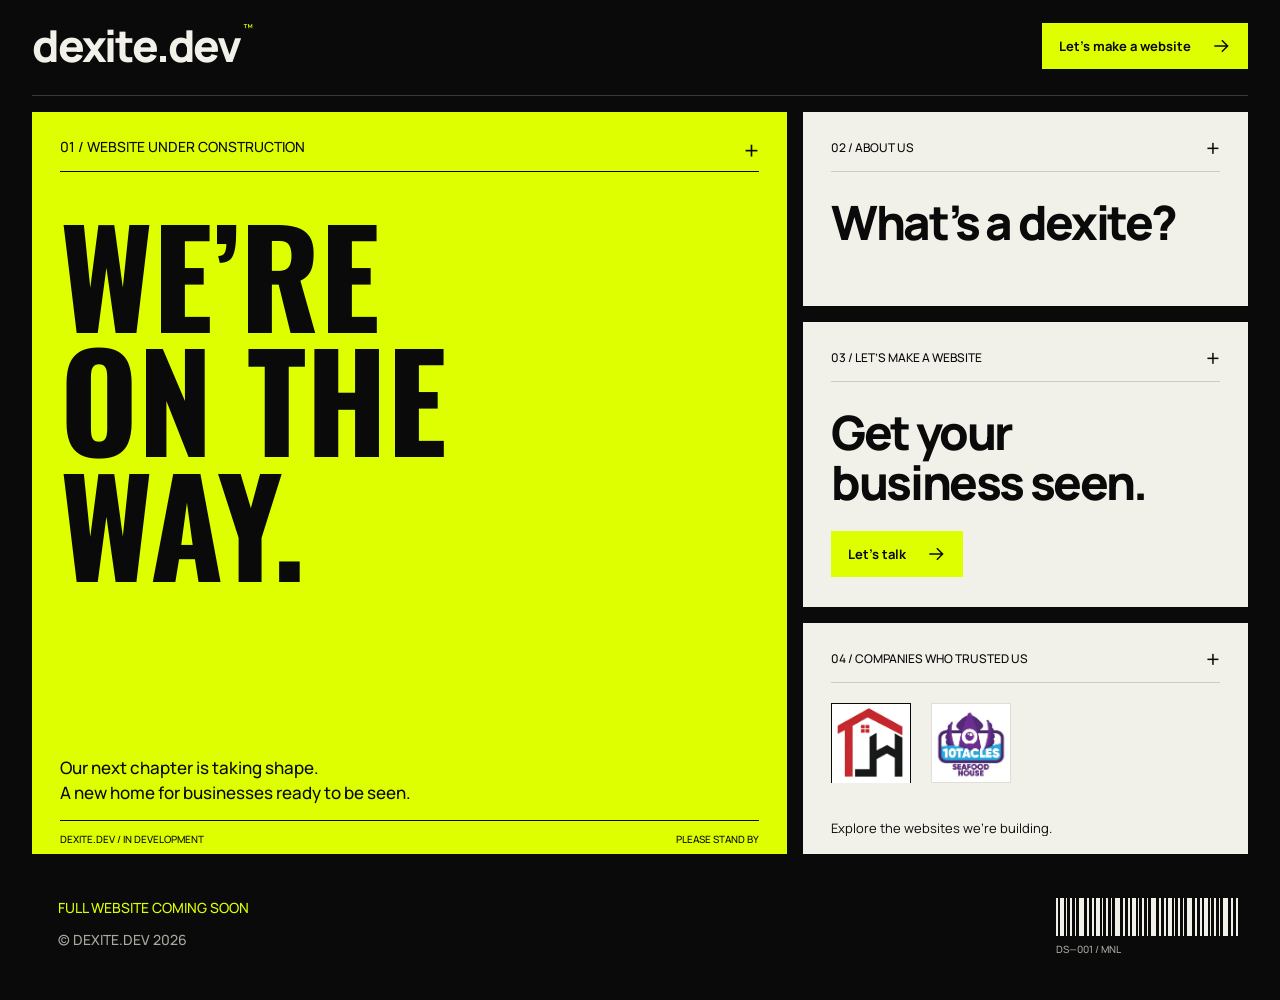
<file: index.html>
<!doctype html>
<html lang="en">
<head>
  <meta charset="utf-8">
  <meta name="viewport" content="width=device-width, initial-scale=1">
  <meta name="theme-color" content="#090a09">
  <meta name="description" content="Independent web development studio based in Manila. Less friction. More connection.">
  <title>dexite.dev</title>
  <link rel="canonical" href="https://dexite.dev/">
  <meta property="og:type" content="website">
  <meta property="og:site_name" content="dexite.dev">
  <meta property="og:url" content="https://dexite.dev/">
  <meta property="og:title" content="Good businesses deserve to be seen.">
  <meta property="og:description" content="Independent web development studio based in Manila. Less friction. More connection.">
  <meta property="og:image" content="https://dexite.dev/social-preview.jpg">
  <meta property="og:image:type" content="image/jpeg">
  <meta property="og:image:alt" content="dexite.dev — Good businesses deserve to be seen. Black typography on neon lime.">
  <meta name="twitter:card" content="summary_large_image">
  <meta name="twitter:image" content="https://dexite.dev/social-preview.jpg">
  <meta name="twitter:image:alt" content="dexite.dev — Good businesses deserve to be seen.">
  <meta name="twitter:title" content="Good businesses deserve to be seen.">
  <meta name="twitter:description" content="Independent web development studio based in Manila. Less friction. More connection.">
  <link rel="preconnect" href="https://fonts.googleapis.com">
  <link rel="preconnect" href="https://fonts.gstatic.com" crossorigin>
  <link href="https://fonts.googleapis.com/css2?family=Manrope:wght@400;500;700;800&family=Oswald:wght@700&display=swap" rel="stylesheet">
  <link rel="stylesheet" href="/interactions.css?v=3">
  <style>
    :root {
      color-scheme: dark;
      --ink: #090a09;
      --lime: #deff00;
      --paper: #f1f0e9;
      --muted: #a8aaa0;
      --rule: #393c34;
      font-family: Manrope, Arial, sans-serif;
      font-synthesis: none;
      text-rendering: optimizeLegibility;
      -webkit-font-smoothing: antialiased;
      -moz-osx-font-smoothing: grayscale;
    }
    *, *::before, *::after { box-sizing: border-box; }
    html { min-width: 320px; min-height: 100%; background: var(--ink); }
    body { min-width: 320px; min-height: 100vh; margin: 0; background: var(--ink); color: var(--paper); }
    .site-intro { display: none; }
    html.intro-playing .site-intro { position: fixed; z-index: 20; inset: 0; display: grid; place-items: center; overflow: hidden; pointer-events: auto; }
    .intro-canvas { position:absolute; inset:0; width:100%; height:100%; }
    .site-intro-wordmark { position: relative; z-index: 1; display: flex; align-items: baseline; color: var(--paper); font-size: clamp(48px, 9vw, 112px); font-weight: 800; letter-spacing: -.05em; line-height: 1; white-space: nowrap; }
    .site-intro-name, .site-intro-domain { display: inline-block; }
    .site-intro-domain { margin-left: -.09em; }
    html.intro-playing .site-intro-name { animation: dexite-slide 364ms cubic-bezier(.2, 0, 0, 1) both; }
    html.intro-playing .site-intro-domain { animation: domain-slide 280ms 196ms cubic-bezier(.2, 0, 0, 1) both; }
    html.intro-playing .site-intro-wordmark { animation: wordmark-fade 126ms 616ms ease-out both; }
    @keyframes dexite-slide {
      0% { opacity: 0; transform: translateX(28px); }
      18% { opacity: 1; transform: translateX(28px); }
      58%, 100% { opacity: 1; transform: translateX(var(--name-offset, -18px)); }
    }
    @keyframes domain-slide {
      0%, 25% { opacity: 0; transform: translateX(-24px); }
      75%, 100% { opacity: 1; transform: translateX(0); }
    }
    @keyframes wordmark-fade { to { opacity: 0; } }

    .page { min-height: 100svh; display: grid; grid-template-rows: 112px minmax(660px, 1fr) 114px; }
    .header { display: flex; align-items: flex-start; justify-content: space-between; padding: 20px 32px 16px; }
    .brand { display: inline-flex; align-items: flex-start; color: var(--paper); font-size: 44px; font-weight: 800; letter-spacing: -.05em; line-height: 1.18; text-decoration: none; }
    .brand sup { margin: 2px 0 0 3px; color: var(--lime); font-size: 11px; font-weight: 500; letter-spacing: 0; line-height: 1; }
    .site-status { margin-top:3px; white-space:nowrap; }
    .site-status.dex-action:hover { border-color:transparent; box-shadow:none; }
    .site-status.dex-action:active { box-shadow:inset 0 0 0 2px #090a09; }
    .header-rule { position: absolute; top: 95px; right: 32px; left: 32px; height: 1px; background: var(--rule); }
    .main { min-height: 0; display: grid; grid-template-columns: minmax(0, 1.698fr) minmax(0, 1fr); align-items: stretch; gap: 16px; padding: 0 32px 32px; }
    .panel { min-width: 0; min-height: 0; interpolate-size: allow-keywords; transition: height 420ms cubic-bezier(.2, 0, 0, 1), min-height 420ms cubic-bezier(.2, 0, 0, 1); }
    .coming { display: flex; flex-direction: column; overflow: hidden; padding: 25px 28px 6px; background: var(--lime); color: var(--ink); }
    .panel-head { min-height: 35px; display: flex; align-items: flex-start; justify-content: space-between; border-bottom: 1px solid currentColor; }
    .eyebrow { margin: 0; font-size: 14px; font-weight: 500; line-height: 20px; }
    .cross { display: block; font-size: 26px; font-weight: 400; line-height: 1; transform: rotate(0); transition: transform 320ms cubic-bezier(.2, 0, 0, 1); }
    .panel-content { min-height: 0; display: grid; flex: 1 1 auto; grid-template-rows: minmax(0, 1fr); opacity: 1; transition: grid-template-rows 420ms cubic-bezier(.2, 0, 0, 1), opacity 220ms ease; }
    .panel-content-inner { min-height: 0; display: flex; flex-direction: column; overflow: hidden; }
    .coming-title { margin: 39px 0 0; font-family: Oswald, Impact, sans-serif; font-size: clamp(76px, 10.42vw, 150px); font-weight: 700; letter-spacing: 0; line-height: .9333; text-transform: uppercase; }
    .coming-title span { display: block; }
    .coming-foot { margin-top: auto; }
    .intro { margin: 0 0 15px; font-size: 17px; font-weight: 500; line-height: 25px; }
    .intro span { display: block; }
    .panel-caption { display: flex; align-items: center; justify-content: space-between; gap: 16px; min-height: 28px; border-top: 1px solid currentColor; padding-top: 8px; font-size: 10px; font-weight: 500; line-height: 14px; }
    /* Equal minimum heights + normalized flex weights keep interpolation continuous. */
    .studio-cards { --panel-ease:cubic-bezier(.22,.7,.2,1); --panel-duration:460ms; display:flex; flex-direction:column; gap:16px; min-width:0; height:max(742px,calc(100svh - 258px)); min-height:0; overflow:hidden; overflow-anchor:none; }
    .studio-card { position:relative; flex:var(--card-weight) 1 76px; min-width:0; min-height:76px; overflow:hidden; padding:12px 28px 16px; background:var(--paper); color:var(--ink); contain:layout paint; transition:flex-grow var(--panel-duration) var(--panel-ease); }
    .about-card { --card-weight:.245; }
    .inquiry-card { --card-weight:.434; }
    .clients-card { --card-weight:.321; }
    .studio-cards:not([data-state="idle"]) .studio-card { --card-weight:0; }
    .studio-cards:not([data-state="idle"]) .studio-card.is-open { --card-weight:1; }
    .card-heading { position:relative; z-index:2; margin:0; font-size:12px; font-weight:500; }
    .card-toggle { display:flex; align-items:center; justify-content:space-between; width:100%; min-height:48px; padding:0; border:0; border-bottom:1px solid #cbcdc2; background:var(--paper); color:inherit; font:inherit; text-align:left; cursor:pointer; gap:12px; }
    .card-toggle:focus-visible,.client-logo:focus-visible { outline:2px solid #2149ff; outline-offset:3px; }
    .card-toggle .cross { font-size:24px; transition:transform 300ms var(--panel-ease); }
    .card-toggle[aria-expanded="true"] .cross { transform:rotate(45deg); }
    .card-body { position:absolute; top:60px; right:28px; bottom:18px; left:28px; overflow:auto; overflow-x:hidden; scrollbar-width:thin; scrollbar-gutter:stable; overscroll-behavior:contain; opacity:1; transform:translateY(0); transition:opacity 180ms ease-out,transform 320ms var(--panel-ease); }
    .studio-cards:not([data-state="idle"]) .studio-card:not(.is-open) .card-body { opacity:0; transform:translateY(6px); pointer-events:none; }
    .card-title { margin:26px 0 0; font-size:clamp(32px,3.7vw,54px); font-weight:800; letter-spacing:-.05em; line-height:1.05; }
    .about-titles { position:relative; margin-top:26px; min-height:1.12em; font-size:clamp(32px,3.7vw,54px); }
    .about-titles .card-title { margin:0; font-size:inherit; transition:opacity 240ms ease-out,transform 320ms var(--panel-ease),filter 300ms ease-out; }
    .about-titles .reveal-title { position:absolute; inset:0 auto auto 0; opacity:0; transform:translateY(8px); filter:blur(3px); }
    .about-card.is-open .idle-title { opacity:0; transform:translateY(-8px); filter:blur(3px); }
    .about-card.is-open .reveal-title { opacity:1; transform:translateY(0); filter:blur(0); transition-delay:50ms; }
    .card-details { opacity:0; transform:translateY(8px); transition:opacity 240ms ease-out,transform 320ms var(--panel-ease); }
    .studio-card.is-open .card-details { opacity:1; transform:translateY(0); transition-delay:60ms; }
    .about-card .card-details { margin-top:8px; }
    .card-details p { font-size:16px; line-height:1.55; margin:16px 0 0; }
    .card-details .card-lead { font-size:20px; line-height:1.45; }
    .card-details .muted { color:#55574f; }
    .inquiry-card .card-details { display:grid; grid-template-rows:0fr; pointer-events:none; transition:grid-template-rows var(--panel-duration) var(--panel-ease),opacity 200ms ease-out,transform 320ms var(--panel-ease); }
    .card-details-inner { min-height:0; overflow:hidden; }
    .inquiry-card.is-open .card-details { grid-template-rows:1fr; pointer-events:auto; }
    .card-cta { position:relative; margin-top:24px; }
    .mission { display:grid; grid-template-columns:6px 1fr; gap:12px; margin-top:20px; padding-top:16px; border-top:1px solid #cbcdc2; }
    .mission::before { background:#2149ff; content:""; }
    .mission p { margin:0; font-size:clamp(22px,2.3vw,32px); line-height:1.05; font-weight:700; letter-spacing:-.04em; }
    .client-logos { display:flex; gap:20px; margin-top:20px; }
    .client-logo { display:grid; place-items:center; width:80px; height:80px; background:white; border:1px solid #dedfd6; transition:border-color 160ms ease,box-shadow 160ms ease; }
    .client-logo img { display:block; width:100%; height:100%; object-fit:contain; }
    .client-logo:hover { border-color:var(--ink); box-shadow:4px 4px 0 var(--ink); }
    .client-logo:active { box-shadow:1px 1px 0 var(--ink); }
    .client-note { margin:16px 0 0; font-size:13px; line-height:1.5; }
    .coming { min-height:742px; }
    .footer { display: flex; align-items: flex-start; justify-content: space-between; padding: 12px 42px 0 58px; }
    .footer-copy p { margin: 0; font-size: 14px; font-weight: 500; line-height: 20px; }
    .footer-copy .launch { color: var(--lime); }
    .footer-copy .copyright { margin-top: 12px; color: var(--muted); }
    .edition { display: flex; flex-direction: column; align-items: flex-start; color: var(--muted); }
    .barcode { width: 182px; height: 38px; background: repeating-linear-gradient(90deg,
      var(--paper) 0 2px, transparent 2px 4px,
      var(--paper) 4px 8px, transparent 8px 10px,
      var(--paper) 10px 11px, transparent 11px 14px,
      var(--paper) 14px 16px, transparent 16px 19px,
      var(--paper) 19px 20px, transparent 20px 23px,
      var(--paper) 23px 28px, transparent 28px 31px,
      var(--paper) 31px 33px, transparent 33px 36px); }
    .edition span { margin-top: 6px; font-size: 10px; font-weight: 500; line-height: 14px; }
    @media (max-width: 1050px) {
      .page { grid-template-rows: 100px minmax(620px, auto) 104px; }
      .header-rule { top: 83px; }
      .main { grid-template-columns: 1fr; gap: 14px; padding: 0 24px 26px; }
      .coming { min-height: 640px; }
      .studio-cards { height:742px; }
      .card-title { font-size:44px; }

      .coming-title { font-size: clamp(96px, 13vw, 142px); }

    }
    @media (max-width: 720px) {
      .page { min-height: 100svh; grid-template-rows: 88px auto 96px; }
      .site-intro-name { --name-offset:-4px; }
      .site-intro-domain { margin-left:-.1em; }
      .studio-cards { height:780px; }
      .studio-card { padding:12px 22px 24px; }
      .card-body { left:22px; right:22px; }
      .about-titles { font-size:clamp(32px,9vw,46px); }
      .card-title { font-size:clamp(32px,9vw,46px); }
      .card-details p { font-size:15px; }
      .client-logos { margin-top:20px; }
      .client-logo { width:76px; height:76px; }
      .header { padding: 18px 22px 14px; }
      .brand { font-size: 34px; }
      .site-status { margin-top:0; gap:10px; padding:10px 12px; font-size:11px; }
      .header-rule { top: 77px; right: 22px; left: 22px; }
      .main { grid-template-columns: 1fr; gap: 14px; padding: 0 22px 24px; }
      .panel-head { min-height: 44px; }
      .coming { min-height: max(560px, calc(100svh - 210px)); padding: 22px 22px 10px; }

      .coming-title { margin-top: clamp(32px, 8vw, 46px); font-size: clamp(82px, 18vw, 130px); line-height: .94; }

      .footer { min-height: 96px; padding: 12px 22px 20px; }
      .barcode { width: 112px; height: 28px; }
      .edition span { font-size: 9px; }
      .footer-copy p { font-size: 11px; }
      .footer-copy .copyright { margin-top: 8px; }
    }
    @media (max-width: 390px) {
      .site-status { gap:6px; font-size:10px; padding-inline:8px; }
      .brand { font-size:28px; }
      .header { padding-inline: 16px; }
      .header-rule { right: 16px; left: 16px; }
      .main { padding-inline: 16px; }
      .coming { min-height: 520px; padding-inline: 18px; }
      .coming-title { font-size: 21vw; }
      .eyebrow { font-size: 12px; }
      .intro { font-size: 15px; line-height: 23px; }
      .panel-caption { font-size: 9px; }

      .footer { padding-inline: 16px; }
    }
    @media (max-height: 620px) and (min-width: 721px) {
      .page { grid-template-rows: 92px minmax(620px, auto) 92px; }
      .header-rule { top: 79px; }
    }
    @media (prefers-reduced-motion: reduce) {
      *, *::before, *::after { scroll-behavior: auto !important; }
      .panel-content, .cross, .studio-cards, .studio-card, .card-body, .card-details, .about-titles .card-title, .card-cta { transition:none !important; transition-delay:0ms !important; filter:none !important; }
      html.intro-playing .page,
      html.intro-playing .site-intro { animation-duration: .01ms !important; animation-delay: 0ms !important; }
    }
    .inquiry-card.is-open .card-body { display:flex; flex-direction:column; }
    .inquiry-card.is-open .inquiry-title { margin-top:22px; }
    .inquiry-card.is-open .card-cta { margin-top:auto; margin-bottom:6px; align-self:flex-start; flex-shrink:0; }
    .inquiry-card.is-open .card-details { padding-bottom:24px; flex-shrink:0; }
    .card-details .demo-lead { font-size:22px; font-weight:700; letter-spacing:-.025em; line-height:1.35; }
    .card-details .demo-terms { font-size:13px; line-height:1.6; }
    .client-browser { position:relative; min-height:100px; }
    .client-logo { padding:0; cursor:pointer; color:var(--ink); flex-shrink:0; }
    .client-logo[aria-pressed="true"] { border-color:var(--ink); }
    .client-logo:focus-visible,.snapshot-arrow:focus-visible,.company-link:focus-visible { outline:2px solid #2149ff; outline-offset:3px; }
    .company-project { position:absolute; top:0; left:104px; right:0; opacity:0; transform:translateY(8px); pointer-events:none; transition:opacity 220ms ease,transform 320ms var(--panel-ease); }
    .clients-card.is-open .client-browser { min-height:430px; }
    .clients-card.is-open .client-logos { flex-direction:column; gap:16px; }
    .clients-card.is-open .company-project { opacity:1; transform:translateY(0); pointer-events:auto; transition-delay:60ms; }
    .clients-card.is-open .client-note { display:none; }
    .clients-card:not(.is-open) .card-body { overflow:hidden; }
    .company-type { margin:0 0 8px; font-size:11px; line-height:1.5; color:#55574f; }
    .company-copy h3 { margin:0; font-size:clamp(22px,2.2vw,30px); line-height:1.15; font-weight:800; letter-spacing:-.04em; overflow-wrap:anywhere; }
    .company-aim { margin:12px 0 18px; font-size:13px; line-height:1.6; }
    .snapshot-frame { padding:0; aspect-ratio:4/3; border:1px solid #bdc0b3; background:#e5e6db; }
    .snapshot-placeholder { height:100%; display:flex; flex-direction:column; padding:10px; }
    .snapshot-browser { display:flex; gap:3px; align-items:center; height:14px; border-bottom:1px solid #bdc0b3; padding-bottom:7px; }
    .snapshot-browser i { display:block; width:3px; height:3px; border-radius:50%; background:#85897a; }
    .snapshot-browser>span { width:50%; height:3px; background:#c7cabb; margin-left:8px; }
    .snapshot-shapes { display:grid; grid-template-columns:1.4fr 1fr; gap:6px; flex:1; margin:10px 0; }
    .snapshot-shapes span { background:#cbd0be; }
    .snapshot-shapes span:first-child { grid-row:span 2; background:#b5bd9e; }
    [data-slide="1"] .snapshot-shapes { grid-template-columns:repeat(3,1fr); }
    [data-slide="1"] .snapshot-shapes span:first-child { grid-row:auto; }
    [data-slide="2"] .snapshot-shapes { grid-template-columns:1fr 1.5fr; }
    [data-slide="2"] .snapshot-shapes span:first-child { grid-column:2; }
    .snapshot-placeholder p { margin:0; font-size:11px; line-height:1.5; font-weight:700; }
    .snapshot-placeholder p span { font-size:10px; font-weight:400; color:#55574f; }
    .snapshot-controls { display:flex; align-items:center; justify-content:space-between; gap:4px; }
    .snapshot-controls p { font-size:10px; line-height:1.4; text-align:center; margin:0; }
    .snapshot-arrow { display:grid; place-items:center; width:44px; height:44px; padding:0; background:transparent; border:0; color:var(--ink); cursor:pointer; flex-shrink:0; transition:background-color 160ms ease,box-shadow 160ms ease; }
    .snapshot-arrow:hover { background:var(--lime); box-shadow:3px 3px 0 var(--ink); }
    .snapshot-arrow:active { box-shadow:1px 1px 0 var(--ink); }
    .company-link { display:inline-flex; gap:8px; align-items:center; min-height:44px; font-size:12px; line-height:1.5; text-decoration:underline; text-underline-offset:4px; }
    @media(max-width:720px) { .company-project { left:98px; } .clients-card.is-open .client-browser { min-height:470px; } }
    @media(max-width:390px) { .clients-card.is-open .client-logo { width:56px; height:56px; } .company-project { left:72px; } .company-aim { font-size:12px; } .card-details .demo-lead { font-size:20px; } }
    @media(prefers-reduced-motion:reduce) { .company-project,.snapshot-arrow { transition:none!important; } }
  </style>
</head>
<body id="top">
  <div class="site-intro" id="site-intro" aria-hidden="true">
    <canvas class="intro-canvas" aria-hidden="true"></canvas>
    <div class="site-intro-wordmark"><span class="site-intro-name">dexite</span><span class="site-intro-domain">.dev</span></div>
  </div>
  <div class="page">
    <header class="header">
      <a class="brand" href="#top" aria-label="Dexite.dev — back to top">dexite.dev<sup>™</sup></a>
      <a class="site-status dex-action" href="/inquiry/">Let’s make a website <svg class="action-icon" width="20" height="20" viewBox="0 0 24 24" fill="none" stroke="currentColor" stroke-width="1.7" aria-hidden="true" focusable="false"><path d="M4 12h15M13 5l7 7-7 7"/></svg></a>
      <div class="header-rule" aria-hidden="true"></div>
    </header>
    <main class="main">
      <section class="panel coming" aria-labelledby="coming-label">
        <div class="panel-head">
          <p class="eyebrow" id="coming-label">01 / WEBSITE UNDER CONSTRUCTION</p>
          <span class="cross" aria-hidden="true">+</span>
        </div>
        <div class="panel-content">
          <div class="panel-content-inner">
            <h1 class="coming-title" id="coming-title"><span>We’re</span><span>on the</span><span>way.</span></h1>
            <div class="coming-foot">
              <p class="intro"><span>Our next chapter is taking shape.</span><span>A new home for businesses ready to be seen.</span></p>
              <div class="panel-caption"><span>DEXITE.DEV / IN DEVELOPMENT</span><span>PLEASE STAND BY</span></div>
            </div>
          </div>
        </div>
      </section>
      <div class="studio-cards" data-state="idle" aria-label="Discover Dexite">
        <section class="studio-card about-card" data-card="about" aria-labelledby="about-label">
          <h2 class="card-heading"><button class="card-toggle" id="about-label" type="button" aria-expanded="false" aria-controls="about-details"><span>02 / ABOUT US</span><span class="cross" aria-hidden="true">+</span></button></h2>
          <div class="card-body">
            <div class="about-titles"><p class="card-title idle-title">What’s a dexite?</p><h3 class="card-title reveal-title" aria-hidden="true">We are Dexite.</h3></div>
            <div class="card-details" id="about-details" inert><div class="card-details-inner">
              <p class="card-lead">An independent web development studio based in Manila.</p>
              <p>We believe good businesses deserve to be seen. And customers deserve a clear view of what those businesses have to offer.</p>
              <p class="muted">We build websites that bridge that gap, helping businesses connect with customers and turn interest into sales.</p>
              <div class="mission"><p>LESS FRICTION.<br>MORE CONNECTION.</p></div>
            </div></div>
          </div>
        </section>
        <section class="studio-card inquiry-card" data-card="inquiry" aria-labelledby="inquiry-label">
          <h2 class="card-heading"><button class="card-toggle" id="inquiry-label" type="button" aria-expanded="false" aria-controls="inquiry-details"><span>03 / LET’S MAKE A WEBSITE</span><span class="cross" aria-hidden="true">+</span></button></h2>
          <div class="card-body">
          <h3 class="card-title inquiry-title">Get your<br>business seen.</h3>
          <div class="card-details" id="inquiry-details" inert><div class="card-details-inner">
            <p class="demo-lead">See your website before you commit.</p>
            <p>Tell us about your business. We’ll make a free demo tailored to you.</p>
            <p class="muted demo-terms">The demo is free. We agree on scope and price before the project starts.</p>
          </div></div>
          <a class="card-cta dex-action on-paper" href="/inquiry/">Let’s talk <svg class="action-icon" width="20" height="20" viewBox="0 0 24 24" fill="none" stroke="currentColor" stroke-width="1.7" aria-hidden="true"><path d="M4 12h15M13 5l7 7-7 7"/></svg></a>
          </div>
        </section>
        <section class="studio-card clients-card" data-card="clients" aria-labelledby="clients-label">
          <h2 class="card-heading"><button class="card-toggle" id="clients-label" type="button" aria-expanded="false" aria-controls="clients-details"><span>04 / COMPANIES WHO TRUSTED US</span><span class="cross" aria-hidden="true">+</span></button></h2>
          <div class="card-body" id="clients-details">
            <div class="client-browser">
              <div class="client-logos" role="group" aria-label="Choose a company">
                <button class="client-logo" type="button" data-company="techouse" aria-pressed="true" aria-controls="company-project" aria-label="Show Techouse project"><img src="/assets/techouse-logo.png" width="80" height="80" alt="Techouse"></button>
                <button class="client-logo" type="button" data-company="10tacles" aria-pressed="false" aria-controls="company-project" aria-label="Show 10Tacles Seafood House project"><img src="/assets/10tacles-logo.png" width="80" height="80" alt="10Tacles Seafood House"></button>
              </div>
              <section class="company-project" id="company-project" aria-label="Selected company project" inert>
                <div class="company-copy" aria-live="polite" aria-atomic="true">
                  <p class="company-type" id="company-type">Construction &amp; solar</p>
                  <h3 id="company-name">Techouse</h3>
                  <p class="company-aim" id="company-aim">Bring its construction and solar offerings into one clear website, with a simple path to customer inquiries.</p>
                </div>
                <div class="snapshot-slideshow" role="group" aria-label="Website snapshot placeholders">
                  <div class="snapshot-frame" data-slide="0">
                    <div class="snapshot-placeholder" role="img" aria-label="Website snapshot placeholder, not a finished design">
                      <div class="snapshot-browser" aria-hidden="true"><i></i><i></i><i></i><span></span></div>
                      <div class="snapshot-shapes" aria-hidden="true"><span></span><span></span><span></span></div>
                      <p>Website preview<br><span>Snapshots coming soon</span></p>
                    </div>
                  </div>
                  <div class="snapshot-controls">
                    <button class="snapshot-arrow" id="snapshot-prev" type="button" aria-label="Previous website snapshot"><svg width="18" height="18" viewBox="0 0 24 24" fill="none" stroke="currentColor" stroke-width="1.7" aria-hidden="true"><path d="M20 12H4m7-7-7 7 7 7"/></svg></button>
                    <p id="snapshot-label" aria-live="polite">Home · 1 / 3</p>
                    <button class="snapshot-arrow" id="snapshot-next" type="button" aria-label="Next website snapshot"><svg width="18" height="18" viewBox="0 0 24 24" fill="none" stroke="currentColor" stroke-width="1.7" aria-hidden="true"><path d="M4 12h16m-7-7 7 7-7 7"/></svg></button>
                  </div>
                </div>
                <a class="company-link" id="company-link" href="https://techouse.johndavidceasar.workers.dev" target="_blank" rel="noopener noreferrer">Visit project preview <svg width="16" height="16" viewBox="0 0 24 24" fill="none" stroke="currentColor" stroke-width="1.7" aria-hidden="true"><path d="M6 18 18 6M6 6h12v12"/></svg></a>
              </section>
            </div>
            <p class="client-note">Explore the websites we’re building.</p>
          </div>
        </section>
      </div>
    </main>
    <footer class="footer">
      <div class="footer-copy">
        <p class="launch">FULL WEBSITE COMING SOON</p>
        <p class="copyright">© DEXITE.DEV 2026</p>
      </div>
      <div class="edition" aria-label="Dexite edition 001, Manila">
        <div class="barcode" aria-hidden="true"></div>
        <span>DS—001 / MNL</span>
      </div>
    </footer>
  </div>
  <script src="/home.js?v=7" defer></script>
  <script src="/companies.js" defer></script>
</body>
</html>
</file>
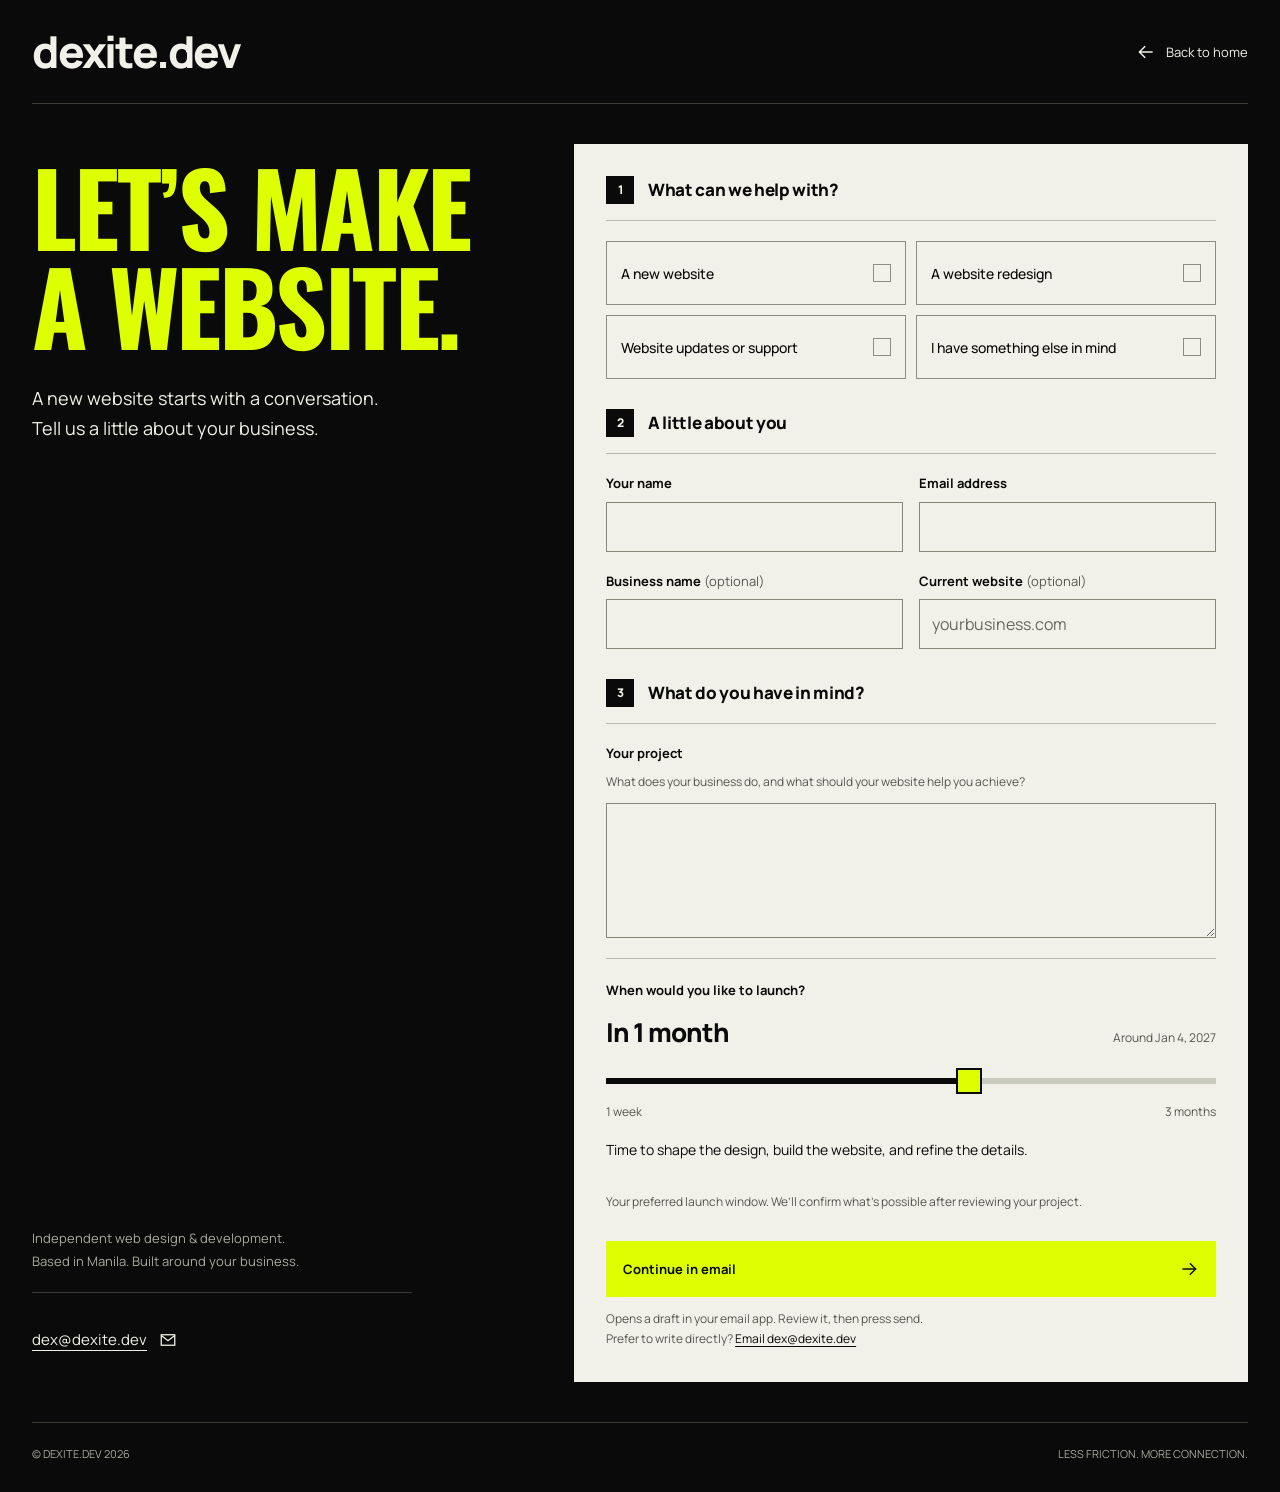
<file: inquiry/index.html>
<!doctype html>
<html lang="en">
<head>
<meta charset="utf-8"><meta name="viewport" content="width=device-width,initial-scale=1">
<meta name="theme-color" content="#090a09"><title>Let’s make a website — dexite.dev</title>
<meta name="description" content="Tell Dexite about your business and the website you have in mind.">
<link rel="canonical" href="https://dexite.dev/inquiry/">
<link rel="preconnect" href="https://fonts.googleapis.com"><link rel="preconnect" href="https://fonts.gstatic.com" crossorigin>
<link href="https://fonts.googleapis.com/css2?family=Manrope:wght@400;500;700;800&family=Oswald:wght@700&display=swap" rel="stylesheet">
<link rel="stylesheet" href="/interactions.css?v=3">
<style>
:root{color-scheme:dark;--ink:#090a09;--lime:#deff00;--paper:#f1f0e9;--rule:#393c34;font-family:Manrope,Arial,sans-serif;font-synthesis:none}*{box-sizing:border-box}body{margin:0;background:var(--ink);color:var(--paper);-webkit-font-smoothing:antialiased}a{color:inherit}.shell{max-width:1600px;margin:auto;padding:0 32px}header{display:flex;align-items:center;justify-content:space-between;gap:20px;min-height:104px;border-bottom:1px solid var(--rule)}.brand{font-size:44px;font-weight:800;letter-spacing:-.05em;line-height:1.18;text-decoration:none}.back{display:inline-flex;align-items:center;gap:10px;min-height:44px;text-decoration:none;font-size:13px}.back svg{transition:transform 160ms ease}.back:hover svg{transform:translateX(-3px)}a:focus-visible{outline:2px solid var(--paper);outline-offset:4px}.icon{display:block;width:20px;height:20px;flex-shrink:0}main{display:grid;grid-template-columns:minmax(0,5fr) minmax(0,7fr);gap:5%;padding:40px 0}.intro{padding:12px 0 20px;display:flex;flex-direction:column;align-items:flex-start;min-width:0}.intro h1{font-family:Oswald,Impact,sans-serif;font-size:clamp(68px,7.9vw,124px);line-height:.98;letter-spacing:-.025em;text-transform:uppercase;margin:0 0 30px;color:var(--lime)}h1 span{display:block}.lead{font-size:18px;line-height:1.65;max-width:350px;margin:0}.intro-bottom{margin-top:auto;padding-top:70px;width:100%;max-width:380px}.studio-note{padding:0 0 20px;border-bottom:1px solid var(--rule);font-size:13px;line-height:1.7;color:#a8aaa0}.direct-contact{display:inline-flex;align-items:center;gap:12px;min-height:44px;margin-top:12px;font-size:15px;text-underline-offset:5px;text-decoration-thickness:1px}.direct-contact svg{width:18px;height:18px}.form-panel{background:var(--paper);color:var(--ink);color-scheme:light;padding:32px;min-width:0}fieldset{border:0;padding:0;margin:0 0 30px;min-width:0}legend{display:flex;align-items:center;gap:14px;width:100%;padding:0 0 16px;margin-bottom:20px;border-bottom:1px solid #b8bbaf;font-size:17px;line-height:1.5;font-weight:800;letter-spacing:-.02em}.step{display:inline-grid;place-items:center;width:28px;height:28px;background:var(--ink);color:var(--paper);font-size:12px;letter-spacing:0;flex-shrink:0}.choices{display:grid;grid-template-columns:1fr 1fr;gap:10px}.choice{position:relative;display:block;cursor:pointer}.choice input{position:absolute;top:14px;right:14px;width:20px;height:20px;opacity:0;margin:0}.choice-content{display:flex;align-items:center;justify-content:space-between;gap:12px;min-height:64px;height:100%;border:1px solid #8b8e80;padding:14px;font-size:14px;line-height:1.5;font-weight:500;transition:background-color 160ms ease,border-color 160ms ease,box-shadow 160ms ease}.choice-content .check{width:18px;height:18px;flex:0 0 18px;border:1px solid #8b8e80;color:transparent}.check svg{width:16px;height:16px;display:block}.choice input:checked+.choice-content{background:var(--lime);border-color:var(--ink);box-shadow:inset 0 0 0 1px var(--ink);font-weight:700}.choice input:checked+.choice-content .check{background:var(--ink);border-color:var(--ink);color:var(--lime)}.choice input:focus-visible+.choice-content{outline:2px solid #2149ff;outline-offset:3px}.choice:active .choice-content{box-shadow:inset 0 0 0 2px var(--ink)}@media(hover:hover){.choice:hover .choice-content{border-color:var(--ink);background:#e5e7d9}.choice:hover input:checked+.choice-content{background:var(--lime)}}.fields{display:grid;grid-template-columns:1fr 1fr;gap:20px 16px}.full{grid-column:1/-1}.field-label{display:block;font-size:13px;line-height:1.5;font-weight:700;margin-bottom:8px}.optional{font-weight:400;color:#55574f}.text-input,select,textarea{display:block;width:100%;min-width:0;min-height:48px;padding:12px;border:1px solid #85897a;border-radius:0;background:transparent;color:var(--ink);font:inherit;font-size:16px;line-height:1.5;transition:border-color 160ms ease,background-color 160ms ease}.text-input:hover,select:hover,textarea:hover{border-color:var(--ink)}.text-input:focus,select:focus,textarea:focus{border-color:var(--ink);background:#fff;outline:2px solid #2149ff;outline-offset:2px}input::placeholder,textarea::placeholder{color:#66695e}textarea{resize:vertical;min-height:135px}.helper{font-size:12px;line-height:1.6;color:#55574f;margin:0 0 12px}.submit{width:100%;min-height:56px;margin:0;--action-hover:#090a09}.submit:hover{color:var(--lime)}.submit:active{color:var(--ink);background:#c4df00}.note{font-size:12px;line-height:1.7;color:#55574f;margin:12px 0 0}.note a{color:var(--ink);text-underline-offset:3px}.note a:focus-visible{outline-color:#2149ff}#status{font-size:13px;line-height:1.7;border-left:3px solid var(--ink);padding-left:12px;margin:16px 0 0}#status:empty{display:none}footer{border-top:1px solid var(--rule);display:flex;justify-content:space-between;gap:16px;padding:22px 0 30px;font-size:11px;line-height:1.6;color:#a8aaa0}@media(max-width:1050px){main{gap:28px;grid-template-columns:minmax(0,4fr) minmax(0,6fr)}.form-panel{padding:26px}.intro h1{font-size:clamp(58px,8vw,85px)}.choices,.fields{grid-template-columns:1fr}.full{grid-column:auto}.choice-content{min-height:54px}.lead{font-size:16px}}@media(max-width:760px){.shell{padding:0 22px}header{min-height:88px}.brand{font-size:34px}.back{font-size:12px}main{grid-template-columns:1fr;gap:30px;padding:30px 0}.intro{padding:0}.intro h1{font-size:clamp(68px,13vw,96px);margin-bottom:22px}.intro h1 span{display:inline}.intro h1 span::after{content:' '}.lead{max-width:440px;font-size:17px}.intro-bottom{padding-top:20px;max-width:none;margin-top:0}.studio-note{display:none}.direct-contact{margin-top:0}.form-panel{padding:26px}.choices,.fields{grid-template-columns:1fr 1fr}.full{grid-column:1/-1}footer{font-size:10px}}@media(max-width:480px){.shell{padding:0 16px}.form-panel{padding:22px 18px}.choices,.fields{grid-template-columns:1fr}.full{grid-column:auto}.intro h1{font-size:18vw}.intro h1 span{display:block}.intro h1 span::after{content:none}.back{gap:6px;font-size:11px}.choice-content{min-height:56px}legend{font-size:16px}footer{flex-direction:column;gap:4px}}@media(prefers-reduced-motion:reduce){*,*::before,*::after{transition:none!important;animation:none!important}.back:hover svg{transform:none}}

.timeline-field{border-top:1px solid #b8bbaf;padding-top:22px}.timeline-heading{display:flex;align-items:baseline;justify-content:space-between;gap:12px;margin:16px 0 10px}.timeline-heading output{font-size:26px;line-height:1.25;font-weight:800;letter-spacing:-.04em}.timeline-heading>span{font-size:12px;color:#55574f}.timeline-range{--range-fill:60%;display:block;width:100%;height:44px;margin:0;padding:0;border:0;background:transparent;cursor:pointer;appearance:none;-webkit-appearance:none;touch-action:pan-y}.timeline-range::-webkit-slider-runnable-track{height:6px;background:linear-gradient(to right,#090a09 0 var(--range-fill),#c8cbbd var(--range-fill) 100%)}.timeline-range::-moz-range-track{height:6px;background:linear-gradient(to right,#090a09 0 var(--range-fill),#c8cbbd var(--range-fill) 100%)}.timeline-range::-webkit-slider-thumb{appearance:none;-webkit-appearance:none;width:26px;height:26px;margin-top:-10px;border:2px solid #090a09;border-radius:0;background:#deff00;transition:box-shadow 160ms ease,background-color 160ms ease}.timeline-range::-moz-range-thumb{width:22px;height:22px;border:2px solid #090a09;border-radius:0;background:#deff00;transition:box-shadow 160ms ease,background-color 160ms ease}.timeline-range:hover::-webkit-slider-thumb{box-shadow:0 0 0 4px #090a0918}.timeline-range:hover::-moz-range-thumb{box-shadow:0 0 0 4px #090a0918}.timeline-range:active::-webkit-slider-thumb{background:#090a09;box-shadow:inset 0 0 0 3px #deff00}.timeline-range:active::-moz-range-thumb{background:#090a09;box-shadow:inset 0 0 0 3px #deff00}.timeline-range:focus-visible{outline:2px solid #2149ff;outline-offset:2px}.timeline-endpoints{display:flex;justify-content:space-between;font-size:12px;color:#55574f;margin-top:0}.timeline-description{min-height:48px;font-size:14px;line-height:1.7;margin:18px 0 6px}.timeline-field .helper{margin-bottom:0}@media(max-width:380px){.timeline-heading{align-items:flex-start;flex-direction:column;gap:5px}}
[hidden]{display:none!important}.field-error{font-size:12px;line-height:1.6;color:#9d2424;margin:8px 0 0}.field-error:empty{display:none}[aria-invalid="true"]{border-color:#9d2424}.other-service{border-left:3px solid #2149ff;padding-left:16px;animation:field-enter 180ms ease-out}.other-service textarea{min-height:96px}@keyframes field-enter{from{opacity:0;transform:translateY(6px)}to{opacity:1;transform:translateY(0)}}
/* A short arrival transition; navigation itself stays immediate. */
@media (prefers-reduced-motion:no-preference){main{animation:inquiry-reveal 480ms cubic-bezier(.22,1,.36,1) both}}
@keyframes inquiry-reveal{from{opacity:0;filter:blur(6px);transform:translateY(10px)}to{opacity:1;filter:blur(0);transform:translateY(0)}}
</style>
</head>
<body><div class="shell">
<header><a class="brand" href="/" aria-label="Dexite home">dexite.dev</a><a class="back" href="/"><svg class="icon" viewBox="0 0 24 24" fill="none" stroke="currentColor" stroke-width="1.7" aria-hidden="true" focusable="false"><path d="M20 12H4m7-7-7 7 7 7"/></svg>Back to home</a></header>
<main>
<section class="intro" aria-labelledby="title"><h1 id="title"><span>Let’s make</span><span>a website.</span></h1><p class="lead">A new website starts with a conversation. Tell us a little about your business.</p><div class="intro-bottom"><p class="studio-note">Independent web design &amp; development.<br>Based in Manila. Built around your business.</p><a class="direct-contact" href="mailto:dex@dexite.dev">dex@dexite.dev<svg class="icon" viewBox="0 0 24 24" fill="none" stroke="currentColor" stroke-width="1.7" aria-hidden="true" focusable="false"><rect x="3" y="5" width="18" height="14"/><path d="m3 6 9 7 9-7"/></svg></a></div></section>
<section class="form-panel" aria-label="Website inquiry">
<form id="inquiry-form" action="mailto:dex@dexite.dev" method="post" enctype="text/plain">
<fieldset><legend><span class="step" aria-hidden="true">1</span>What can we help with?</legend><div class="choices">
<label class="choice"><input type="radio" name="service" value="A new website" required><span class="choice-content"><span>A new website</span><span class="check" aria-hidden="true"><svg viewBox="0 0 20 20" fill="none" stroke="currentColor" stroke-width="1.8" focusable="false"><path d="m4 10 4 4 8-8"/></svg></span></span></label>
<label class="choice"><input type="radio" name="service" value="A website redesign" required><span class="choice-content"><span>A website redesign</span><span class="check" aria-hidden="true"><svg viewBox="0 0 20 20" fill="none" stroke="currentColor" stroke-width="1.8" focusable="false"><path d="m4 10 4 4 8-8"/></svg></span></span></label>
<label class="choice"><input type="radio" name="service" value="Website updates or support" required><span class="choice-content"><span>Website updates or support</span><span class="check" aria-hidden="true"><svg viewBox="0 0 20 20" fill="none" stroke="currentColor" stroke-width="1.8" focusable="false"><path d="m4 10 4 4 8-8"/></svg></span></span></label>
<label class="choice"><input type="radio" name="service" value="I have something else in mind" required><span class="choice-content"><span>I have something else in mind</span><span class="check" aria-hidden="true"><svg viewBox="0 0 20 20" fill="none" stroke="currentColor" stroke-width="1.8" focusable="false"><path d="m4 10 4 4 8-8"/></svg></span></span></label>
</div></fieldset>
<fieldset><legend><span class="step" aria-hidden="true">2</span>A little about you</legend><div class="fields">
<div><label class="field-label" for="name">Your name</label><input aria-describedby="name-error" class="text-input" id="name" name="name" autocomplete="name" maxlength="120" required><p class="field-error" id="name-error" aria-live="polite"></p></div>
<div><label class="field-label" for="email">Email address</label><input class="text-input" id="email" name="email" type="email" autocomplete="email" maxlength="254" required></div>
<div><label class="field-label" for="business">Business name <span class="optional">(optional)</span></label><input class="text-input" id="business" name="business" autocomplete="organization" maxlength="160"></div>
<div><label class="field-label" for="website">Current website <span class="optional">(optional)</span></label><input class="text-input" id="website" name="website" type="text" inputmode="url" placeholder="yourbusiness.com" maxlength="300"></div>
</div></fieldset>
<fieldset><legend><span class="step" aria-hidden="true">3</span>What do you have in mind?</legend><div class="fields">
<div class="full other-service" id="other-service-field" hidden><label class="field-label" for="other-service">What else did you have in mind?</label><p class="helper" id="other-help">Tell us what you need, even if it isn’t a website.</p><textarea id="other-service" name="otherService" aria-describedby="other-help other-error" maxlength="800" disabled></textarea><p class="field-error" id="other-error" aria-live="polite"></p></div>
<div class="full"><label class="field-label" for="brief">Your project</label><p class="helper" id="brief-help">What does your business do, and what should your website help you achieve?</p><textarea id="brief" name="brief" aria-describedby="brief-help brief-error" maxlength="1800" required></textarea><p class="field-error" id="brief-error" aria-live="polite"></p></div>
<div class="full timeline-field"><label class="field-label" for="timeline-range">When would you like to launch?</label>
<div class="timeline-heading"><output id="timeline-label" for="timeline-range">In 1 month</output><span id="timeline-date"></span></div>
<input id="timeline-range" class="timeline-range" type="range" min="0" max="5" step="1" value="3" aria-describedby="timeline-description timeline-note" aria-valuetext="In 1 month">
<div class="timeline-endpoints" aria-hidden="true"><span>1 week</span><span>3 months</span></div>
<p id="timeline-description" class="timeline-description" aria-live="polite">Time to shape the design, build the website, and refine the details.</p>
<p class="helper" id="timeline-note">Your preferred launch window. We’ll confirm what’s possible after reviewing your project.</p>
<input type="hidden" id="timeline" name="timeline" value="In 1 month">
</div>
</div></fieldset>
<button class="dex-action on-paper submit" type="submit"><span>Continue in email</span><svg class="action-icon" width="20" height="20" viewBox="0 0 24 24" fill="none" stroke="currentColor" stroke-width="1.7" aria-hidden="true" focusable="false"><path d="M4 12h15M13 5l7 7-7 7"/></svg></button>
<p class="note">Opens a draft in your email app. Review it, then press send.<br>Prefer to write directly? <a href="mailto:dex@dexite.dev">Email dex@dexite.dev</a></p>
<p id="status" role="status" aria-live="polite"></p>
<noscript><p class="note">You can also send your project details directly to dex@dexite.dev.</p></noscript>
</form></section>
</main><footer><span>© DEXITE.DEV 2026</span><span>LESS FRICTION. MORE CONNECTION.</span></footer>
</div>
<script src="/inquiry/inquiry.js" defer></script>
</body></html>
</file>
<file: interactions.css>
/* Dexite handbook: small, deliberate feedback; no layout shift. */
.dex-action { --action-bg:#deff00; --action-fg:#090a09; --action-hover:#f1f0e9; --action-shadow:#f1f0e9; position:relative; display:inline-flex; align-items:center; justify-content:space-between; gap:20px; min-height:44px; padding:12px 16px; border:1px solid transparent; border-radius:0; background:var(--action-bg); color:var(--action-fg); font-family:Manrope,Arial,sans-serif; font-size:13px; line-height:20px; font-weight:700; text-decoration:none; cursor:pointer; transition:background-color 160ms ease,color 160ms ease,border-color 160ms ease,box-shadow 140ms ease; -webkit-tap-highlight-color:transparent; }
.dex-action .action-icon { width:20px; height:20px; flex:0 0 20px; transition:transform 160ms cubic-bezier(.2,0,0,1); }
@media (hover:hover) { .dex-action:not(:disabled):hover { background:var(--action-hover); border-color:var(--action-shadow); box-shadow:4px 4px 0 var(--action-shadow); } .dex-action:hover .action-icon { transform:translateX(3px); } }
.dex-action:active { background:#c4df00; box-shadow:inset 0 0 0 2px #090a09; }
.dex-action:active .action-icon { transform:translateX(1px) scale(.9); }
.dex-action:focus-visible { outline:2px solid #f1f0e9; outline-offset:4px; }
.dex-action.on-paper { --action-shadow:#090a09; }
.dex-action.on-paper:focus-visible { outline-color:#2149ff; }
.dex-action:disabled { background:#d0d2c6; color:#55574f; cursor:not-allowed; box-shadow:none; }
.dex-action:disabled .action-icon { transform:none; }
@media(prefers-reduced-motion:reduce) { .dex-action,.dex-action .action-icon { transition:none; } .dex-action:hover .action-icon,.dex-action:active .action-icon { transform:none; } }

.dex-action:not(:disabled):active { box-shadow:1px 1px 0 var(--action-shadow),inset 0 0 0 1px #090a09; }
</file>
